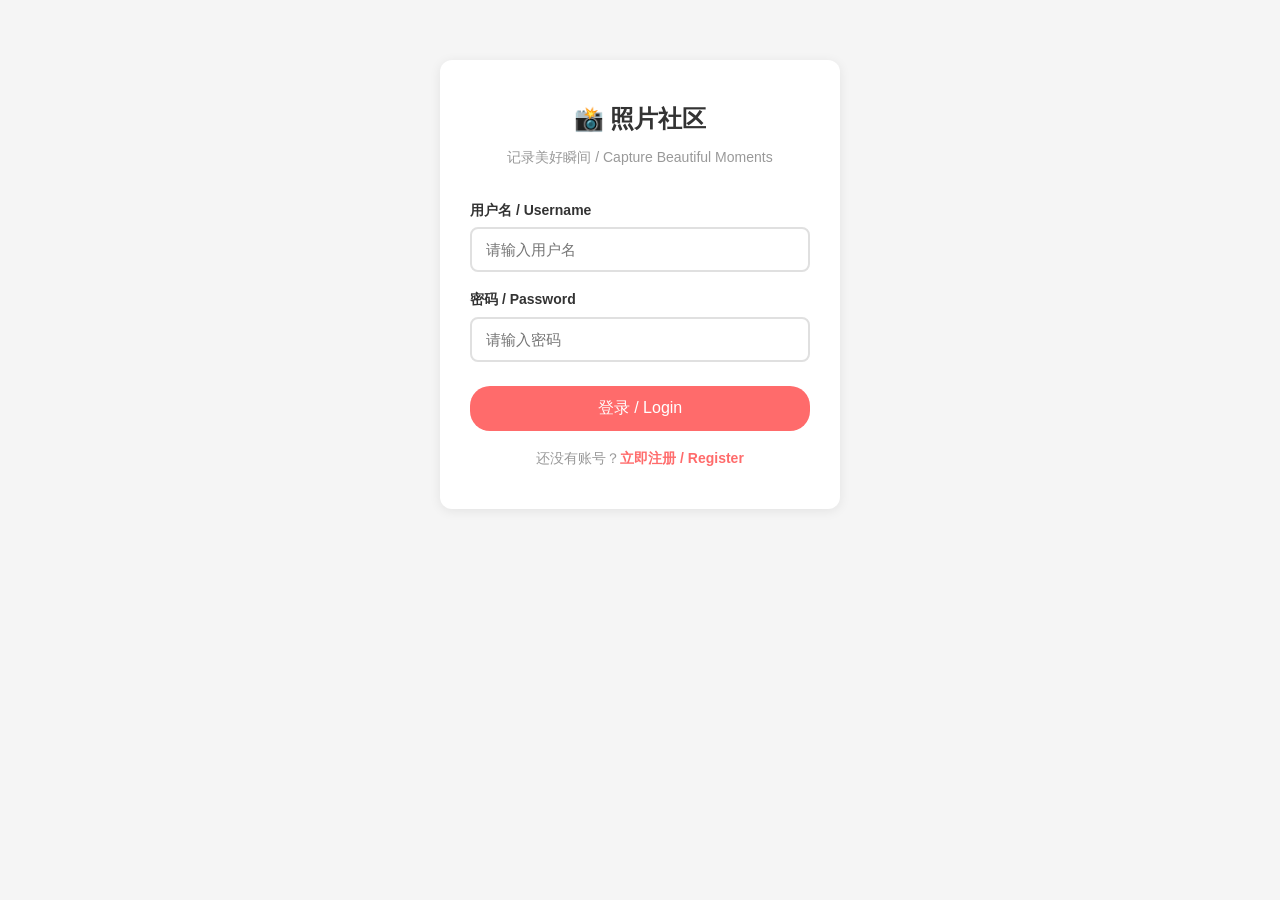
<file: templates/login.html>
<!DOCTYPE html>
<html lang="zh-CN">
<head>
    <meta charset="UTF-8">
    <meta name="viewport" content="width=device-width, initial-scale=1.0">
    <title>登录 / Login - 照片社区</title>
    <link rel="stylesheet" href="/static/style.css">
</head>
<body>
    <!-- ==================== 登录/注册容器 ==================== -->
    <div class="login-container">
        <!-- 标题区域 -->
        <h1>📸 照片社区</h1>
        <p class="login-subtitle">记录美好瞬间 / Capture Beautiful Moments</p>
        
        <!-- 表单区域 -->
        <form id="authForm">
            <!-- 用户名 -->
            <div class="form-group">
                <label>用户名 / Username</label>
                <input type="text" name="username" class="form-input" placeholder="请输入用户名" required>
            </div>
            
            <!-- 密码 -->
            <div class="form-group">
                <label>密码 / Password</label>
                <input type="password" name="password" class="form-input" placeholder="请输入密码" required>
            </div>
            
            <!-- 注册时显示的邮箱（隐藏） -->
            <div class="form-group" id="emailGroup" style="display:none;">
                <label>邮箱（选填）/ Email (optional)</label>
                <input type="email" name="email" class="form-input" placeholder="请输入邮箱">
            </div>
            
            <!-- 隐藏字段：区分登录还是注册 -->
            <input type="hidden" name="action" id="actionInput" value="login">
            
            <!-- 提交按钮 -->
            <button type="submit" class="btn-primary btn-block" id="submitBtn">
                登录 / Login
            </button>
        </form>
        
        <!-- 切换登录/注册 -->
        <p class="form-switch" id="switchText">
            还没有账号？<a href="#" id="switchLink">立即注册 / Register</a>
        </p>
    </div>

    <!-- ==================== 提示消息 ==================== -->
    <div class="toast" id="toast"></div>

    <script>
        // 切换登录/注册模式
        let isLogin = true;
        document.getElementById('switchLink').addEventListener('click', function(e) {
            e.preventDefault();
            isLogin = !isLogin;
            
            if (isLogin) {
                document.getElementById('actionInput').value = 'login';
                document.getElementById('submitBtn').textContent = '登录 / Login';
                document.getElementById('emailGroup').style.display = 'none';
                document.getElementById('switchText').innerHTML = '还没有账号？<a href="#" id="switchLink">立即注册 / Register</a>';
            } else {
                document.getElementById('actionInput').value = 'register';
                document.getElementById('submitBtn').textContent = '注册 / Register';
                document.getElementById('emailGroup').style.display = 'block';
                document.getElementById('switchText').innerHTML = '已有账号？<a href="#" id="switchLink">立即登录 / Login</a>';
            }
        });

        // 提交表单
        document.getElementById('authForm').addEventListener('submit', async function(e) {
            e.preventDefault();
            const formData = new FormData(this);
            const btn = document.getElementById('submitBtn');
            btn.disabled = true;
            btn.textContent = '处理中... / Processing...';
            
            try {
                const res = await fetch('/login', {
                    method: 'POST',
                    body: formData
                });
                const data = await res.json();
                
                if (data.success) {
                    showToast('✅ ' + data.message);
                    setTimeout(() => { window.location.href = '/'; }, 1000);
                } else {
                    showToast('❌ ' + data.message);
                }
            } catch (err) {
                showToast('❌ 网络错误 / Network error');
            }
            
            btn.disabled = false;
            btn.textContent = isLogin ? '登录 / Login' : '注册 / Register';
        });

        // 显示提示
        function showToast(msg) {
            const toast = document.getElementById('toast');
            toast.textContent = msg;
            toast.classList.add('show');
            setTimeout(() => toast.classList.remove('show'), 3000);
        }
    </script>
</body>
</html>
</file>
<file: static/style.css>
/* ==================== 全局样式 / Global Styles ==================== */
* {
    margin: 0;
    padding: 0;
    box-sizing: border-box;
}

:root {
    --primary: #ff6b6b;        /* 主色调 / Primary color */
    --primary-dark: #ee5a24;   /* 深色调 / Dark primary */
    --bg: #f5f5f5;             /* 背景色 / Background */
    --white: #ffffff;          /* 白色 / White */
    --text: #333333;           /* 文字色 / Text color */
    --text-light: #999999;     /* 浅文字 / Light text */
    --border: #e0e0e0;         /* 边框色 / Border */
    --shadow: 0 2px 12px rgba(0,0,0,0.08);  /* 阴影 / Shadow */
    --radius: 12px;            /* 圆角 / Border radius */
    --transition: all 0.3s ease;
}

body {
    font-family: -apple-system, BlinkMacSystemFont, 'Segoe UI', 'PingFang SC', 'Microsoft YaHei', sans-serif;
    background: var(--bg);
    color: var(--text);
    line-height: 1.6;
}

.container {
    max-width: 1100px;
    margin: 0 auto;
    padding: 0 15px;
}

/* ==================== 顶部导航 / Header ==================== */
.header {
    background: var(--white);
    box-shadow: 0 1px 4px rgba(0,0,0,0.06);
    position: sticky;
    top: 0;
    z-index: 100;
}
.header-content {
    display: flex;
    justify-content: space-between;
    align-items: center;
    padding: 12px 0;
}
.logo {
    display: flex;
    align-items: center;
    gap: 8px;
    text-decoration: none;
    color: var(--text);
    font-size: 18px;
    font-weight: 700;
}
.logo-icon { font-size: 24px; }
.nav-actions {
    display: flex;
    gap: 12px;
    align-items: center;
}
.btn-nav {
    text-decoration: none;
    padding: 6px 16px;
    border-radius: 20px;
    font-size: 14px;
    transition: var(--transition);
}
.btn-outline {
    border: 1px solid var(--primary);
    color: var(--primary);
}
.btn-outline:hover {
    background: var(--primary);
    color: #fff;
}
.btn-primary {
    background: var(--primary);
    color: #fff;
    border: none;
    padding: 8px 20px;
    border-radius: 20px;
    font-size: 14px;
    cursor: pointer;
    transition: var(--transition);
}
.btn-primary:hover { background: var(--primary-dark); }

/* ==================== 登录/注册页 / Login Page ==================== */
.login-container {
    max-width: 400px;
    margin: 60px auto;
    padding: 40px 30px;
    background: var(--white);
    border-radius: var(--radius);
    box-shadow: var(--shadow);
}
.login-container h1 {
    text-align: center;
    margin-bottom: 8px;
    font-size: 24px;
}
.login-subtitle {
    text-align: center;
    color: var(--text-light);
    margin-bottom: 30px;
    font-size: 14px;
}
.form-group {
    margin-bottom: 16px;
}
.form-group label {
    display: block;
    margin-bottom: 6px;
    font-weight: 600;
    font-size: 14px;
}
.form-input {
    width: 100%;
    padding: 12px 14px;
    border: 2px solid var(--border);
    border-radius: 8px;
    font-size: 15px;
    transition: var(--transition);
}
.form-input:focus {
    outline: none;
    border-color: var(--primary);
}
.btn-block {
    width: 100%;
    padding: 12px;
    font-size: 16px;
    margin-top: 8px;
}
.form-switch {
    text-align: center;
    margin-top: 16px;
    font-size: 14px;
    color: var(--text-light);
}
.form-switch a {
    color: var(--primary);
    text-decoration: none;
    font-weight: 600;
}
.toast {
    position: fixed;
    top: 20px;
    left: 50%;
    transform: translateX(-50%);
    background: #333;
    color: #fff;
    padding: 12px 28px;
    border-radius: 25px;
    z-index: 2000;
    opacity: 0;
    transition: var(--transition);
    font-size: 14px;
}
.toast.show { opacity: 1; top: 30px; }

/* ==================== 瀑布流 / Masonry Grid ==================== */
.masonry-grid {
    columns: 4;
    column-gap: 16px;
    padding: 20px 0;
}
.image-card {
    break-inside: avoid;
    margin-bottom: 16px;
    background: var(--white);
    border-radius: var(--radius);
    overflow: hidden;
    box-shadow: var(--shadow);
    cursor: pointer;
    transition: var(--transition);
}
.image-card:hover {
    transform: translateY(-2px);
    box-shadow: 0 4px 20px rgba(0,0,0,0.12);
}
.image-card img {
    width: 100%;
    display: block;
}
.image-card-info {
    padding: 12px;
}
.image-card-title {
    font-size: 14px;
    font-weight: 600;
    margin-bottom: 6px;
    white-space: nowrap;
    overflow: hidden;
    text-overflow: ellipsis;
}
.image-card-meta {
    display: flex;
    justify-content: space-between;
    align-items: center;
    font-size: 12px;
    color: var(--text-light);
}
.image-card-user {
    display: flex;
    align-items: center;
    gap: 6px;
}
.user-avatar-small {
    width: 20px;
    height: 20px;
    border-radius: 50%;
    background: var(--primary);
    color: #fff;
    display: flex;
    align-items: center;
    justify-content: center;
    font-size: 10px;
    font-weight: 700;
}
.image-card-stats {
    display: flex;
    gap: 10px;
}
.stat-icon {
    font-size: 13px;
}

/* ==================== 图片详情页 / Detail Page ==================== */
.detail-container {
    max-width: 800px;
    margin: 30px auto;
    padding: 0 15px;
}
.detail-image {
    width: 100%;
    border-radius: var(--radius);
    max-height: 500px;
    object-fit: contain;
    background: #000;
}
.detail-info {
    background: var(--white);
    border-radius: var(--radius);
    padding: 20px;
    margin-top: 16px;
    box-shadow: var(--shadow);
}
.detail-title {
    font-size: 20px;
    font-weight: 700;
    margin-bottom: 12px;
}
.detail-user {
    display: flex;
    align-items: center;
    gap: 10px;
    margin-bottom: 16px;
    padding-bottom: 16px;
    border-bottom: 1px solid var(--border);
}
.user-avatar {
    width: 40px;
    height: 40px;
    border-radius: 50%;
    background: var(--primary);
    color: #fff;
    display: flex;
    align-items: center;
    justify-content: center;
    font-weight: 700;
    font-size: 16px;
}
.user-name {
    font-weight: 600;
    font-size: 15px;
}
.detail-date {
    font-size: 12px;
    color: var(--text-light);
}
.detail-actions {
    display: flex;
    gap: 16px;
    padding: 12px 0;
    border-bottom: 1px solid var(--border);
}
.btn-action {
    display: flex;
    align-items: center;
    gap: 4px;
    background: none;
    border: none;
    font-size: 16px;
    cursor: pointer;
    color: var(--text);
    transition: var(--transition);
    padding: 6px 12px;
    border-radius: 20px;
}
.btn-action:hover { background: #f5f5f5; }
.btn-action.liked { color: var(--primary); }
.btn-action.favorited { color: #f39c12; }

/* ==================== 评论区 / Comments ==================== */
.comments-section {
    background: var(--white);
    border-radius: var(--radius);
    padding: 20px;
    margin-top: 16px;
    box-shadow: var(--shadow);
}
.comments-section h3 {
    margin-bottom: 16px;
    font-size: 18px;
}
.comment-item {
    display: flex;
    gap: 10px;
    margin-bottom: 14px;
    padding-bottom: 14px;
    border-bottom: 1px solid #f5f5f5;
}
.comment-avatar {
    width: 32px;
    height: 32px;
    border-radius: 50%;
    background: #e0e0e0;
    color: #666;
    display: flex;
    align-items: center;
    justify-content: center;
    font-size: 12px;
    font-weight: 700;
    flex-shrink: 0;
}
.comment-body { flex: 1; }
.comment-username {
    font-weight: 600;
    font-size: 13px;
    margin-bottom: 2px;
}
.comment-content {
    font-size: 14px;
    color: var(--text);
}
.comment-date {
    font-size: 11px;
    color: var(--text-light);
    margin-top: 4px;
}
.comment-reply-btn {
    background: none;
    border: none;
    color: var(--text-light);
    font-size: 12px;
    cursor: pointer;
    margin-left: 8px;
}
.comment-input-area {
    display: flex;
    gap: 10px;
    margin-top: 16px;
}
.comment-input {
    flex: 1;
    padding: 10px 14px;
    border: 1px solid var(--border);
    border-radius: 20px;
    font-size: 14px;
}
.comment-input:focus { outline: none; border-color: var(--primary); }

/* ==================== 个人主页 / Profile ==================== */
.profile-header {
    background: var(--white);
    border-radius: var(--radius);
    padding: 30px;
    text-align: center;
    box-shadow: var(--shadow);
    margin: 20px 0;
}
.profile-avatar {
    width: 80px;
    height: 80px;
    border-radius: 50%;
    background: var(--primary);
    color: #fff;
    display: flex;
    align-items: center;
    justify-content: center;
    font-size: 36px;
    font-weight: 700;
    margin: 0 auto 12px;
}
.profile-username {
    font-size: 20px;
    font-weight: 700;
}
.profile-bio {
    color: var(--text-light);
    font-size: 14px;
    margin: 6px 0;
}
.profile-stats {
    display: flex;
    justify-content: center;
    gap: 30px;
    margin-top: 16px;
}
.profile-stat {
    text-align: center;
}
.stat-num {
    font-size: 20px;
    font-weight: 700;
}
.stat-text {
    font-size: 12px;
    color: var(--text-light);
}
.upload-btn-area {
    text-align: center;
    margin: 16px 0;
}

/* ==================== 上传弹窗 / Upload Modal ==================== */
.modal-overlay {
    display: none;
    position: fixed;
    top: 0;
    left: 0;
    width: 100%;
    height: 100%;
    background: rgba(0,0,0,0.5);
    z-index: 1000;
    justify-content: center;
    align-items: center;
}
.modal {
    background: #fff;
    border-radius: var(--radius);
    padding: 30px;
    width: 90%;
    max-width: 450px;
}
.modal-header {
    display: flex;
    justify-content: space-between;
    align-items: center;
    margin-bottom: 20px;
}
.modal-close {
    background: none;
    border: none;
    font-size: 28px;
    cursor: pointer;
    color: #999;
}
.file-upload-area {
    border: 2px dashed var(--border);
    border-radius: 10px;
    padding: 30px;
    text-align: center;
    cursor: pointer;
    margin-bottom: 16px;
}
.upload-icon { font-size: 40px; display: block; }
.upload-hint { font-size: 12px; color: var(--text-light); margin-top: 6px; }
.preview-image {
    width: 100%;
    max-height: 200px;
    object-fit: contain;
    border-radius: 8px;
    margin-bottom: 12px;
}

/* ==================== 管理后台 / Admin ==================== */
.admin-header {
    background: #2c3e50;
    color: #fff;
    padding: 16px 0;
}
.admin-table {
    width: 100%;
    background: #fff;
    border-radius: var(--radius);
    overflow: hidden;
    box-shadow: var(--shadow);
    margin: 20px 0;
}
.admin-table th, .admin-table td {
    padding: 12px 16px;
    text-align: left;
    border-bottom: 1px solid var(--border);
    font-size: 13px;
}
.admin-table th {
    background: #f9f9f9;
    font-weight: 600;
}
.admin-table img {
    width: 60px;
    height: 60px;
    object-fit: cover;
    border-radius: 6px;
}
.badge {
    display: inline-block;
    padding: 3px 10px;
    border-radius: 12px;
    font-size: 11px;
    font-weight: 600;
}
.badge-public { background: #d4edda; color: #155724; }
.badge-private { background: #fff3cd; color: #856404; }
.btn-sm {
    padding: 4px 12px;
    font-size: 12px;
    border: none;
    border-radius: 12px;
    cursor: pointer;
    margin: 2px;
}
.btn-toggle { background: #3498db; color: #fff; }
.btn-delete { background: #e74c3c; color: #fff; }

/* ==================== 响应式 / Responsive ==================== */
@media (max-width: 768px) {
    .masonry-grid { columns: 2; }
    .detail-container { margin: 10px auto; }
    .profile-stats { gap: 20px; }
    .admin-table { font-size: 11px; }
    .admin-table th, .admin-table td { padding: 8px; }
}
@media (max-width: 480px) {
    .masonry-grid { columns: 2; column-gap: 8px; }
    .image-card { margin-bottom: 8px; }
}
</file>
